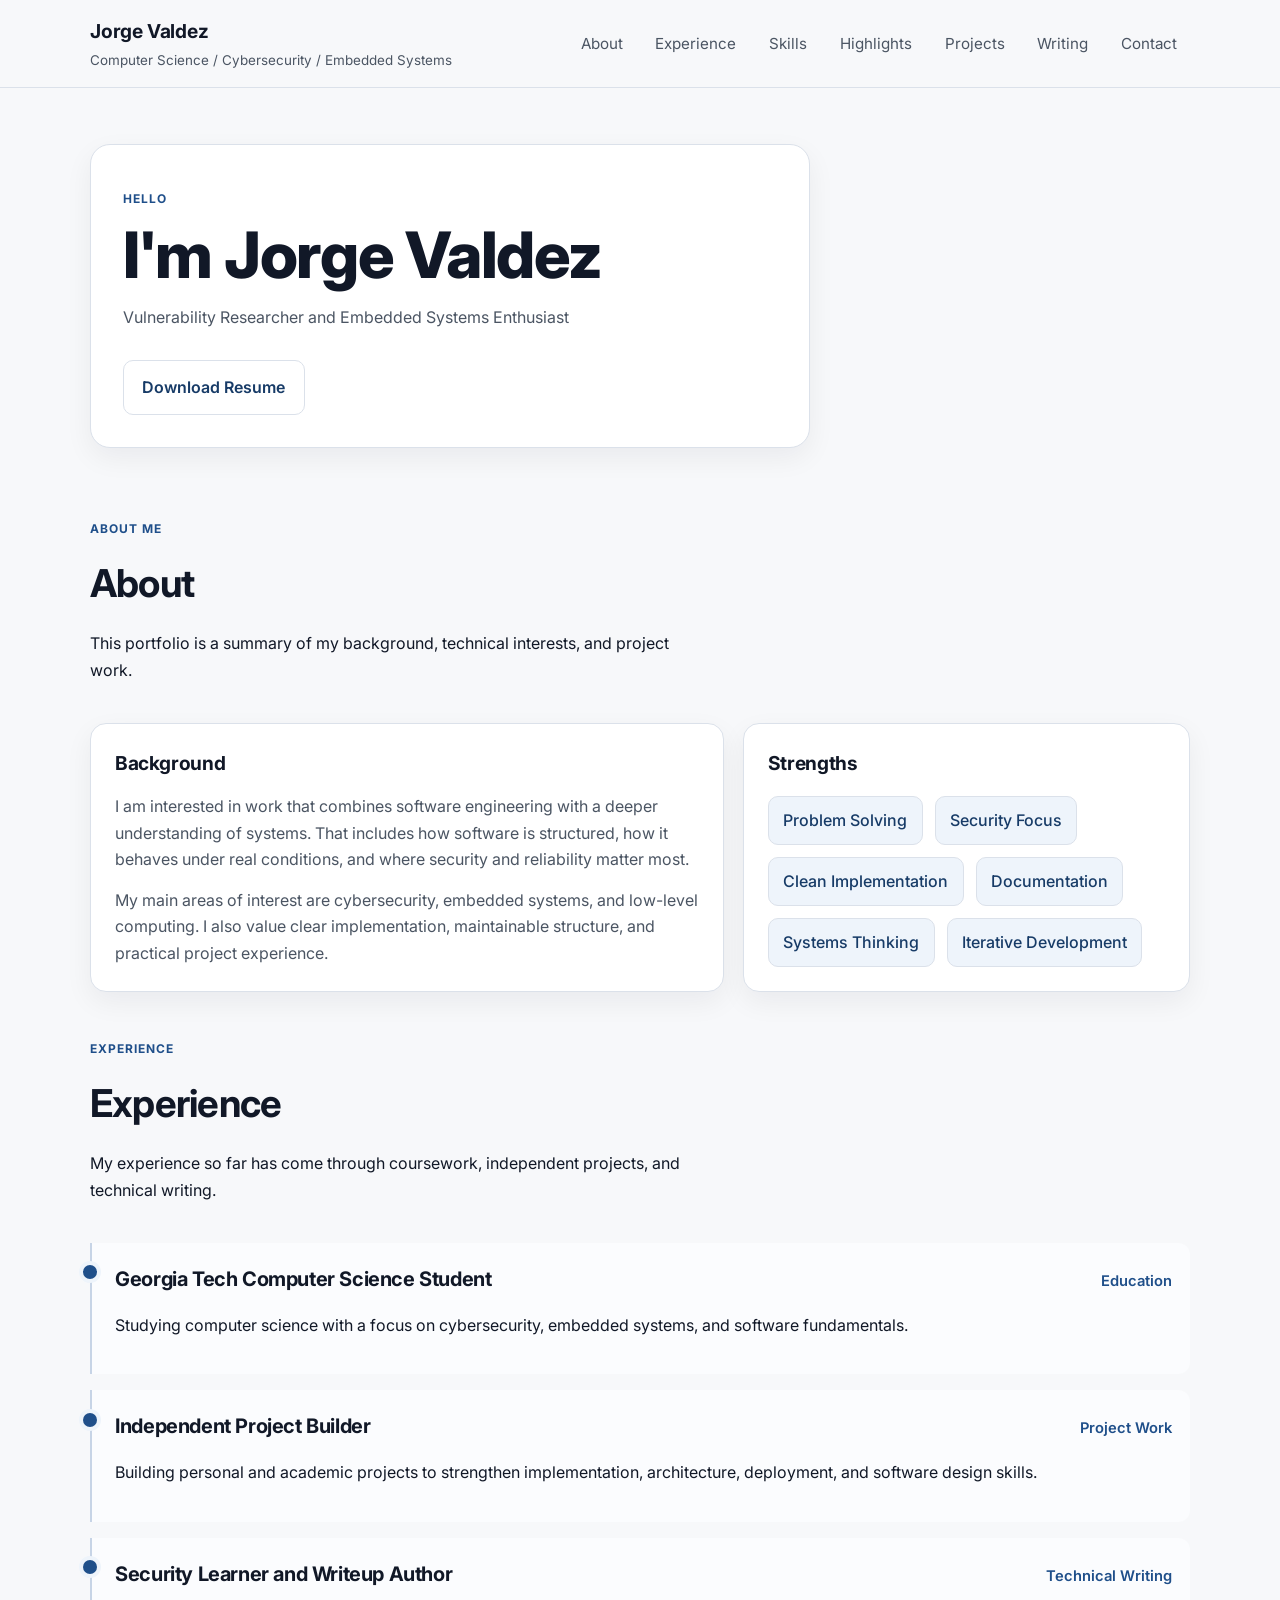
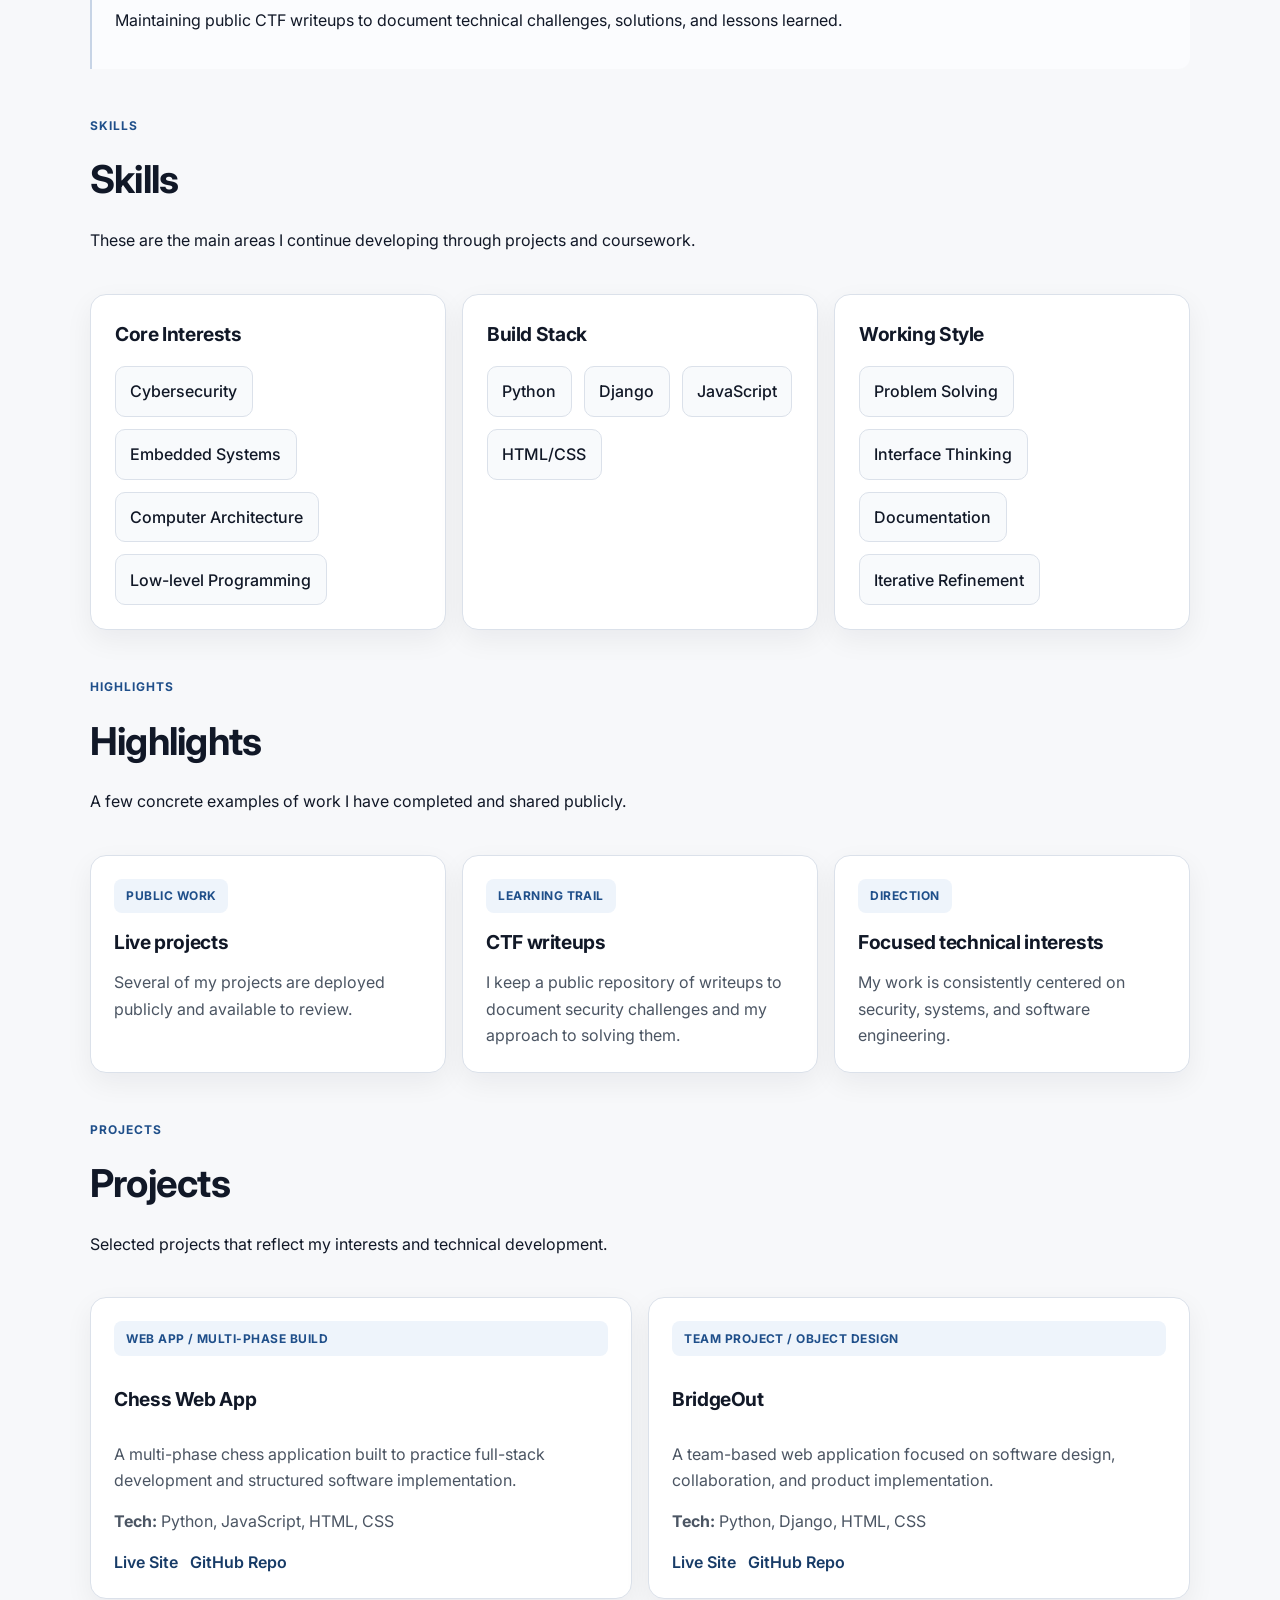
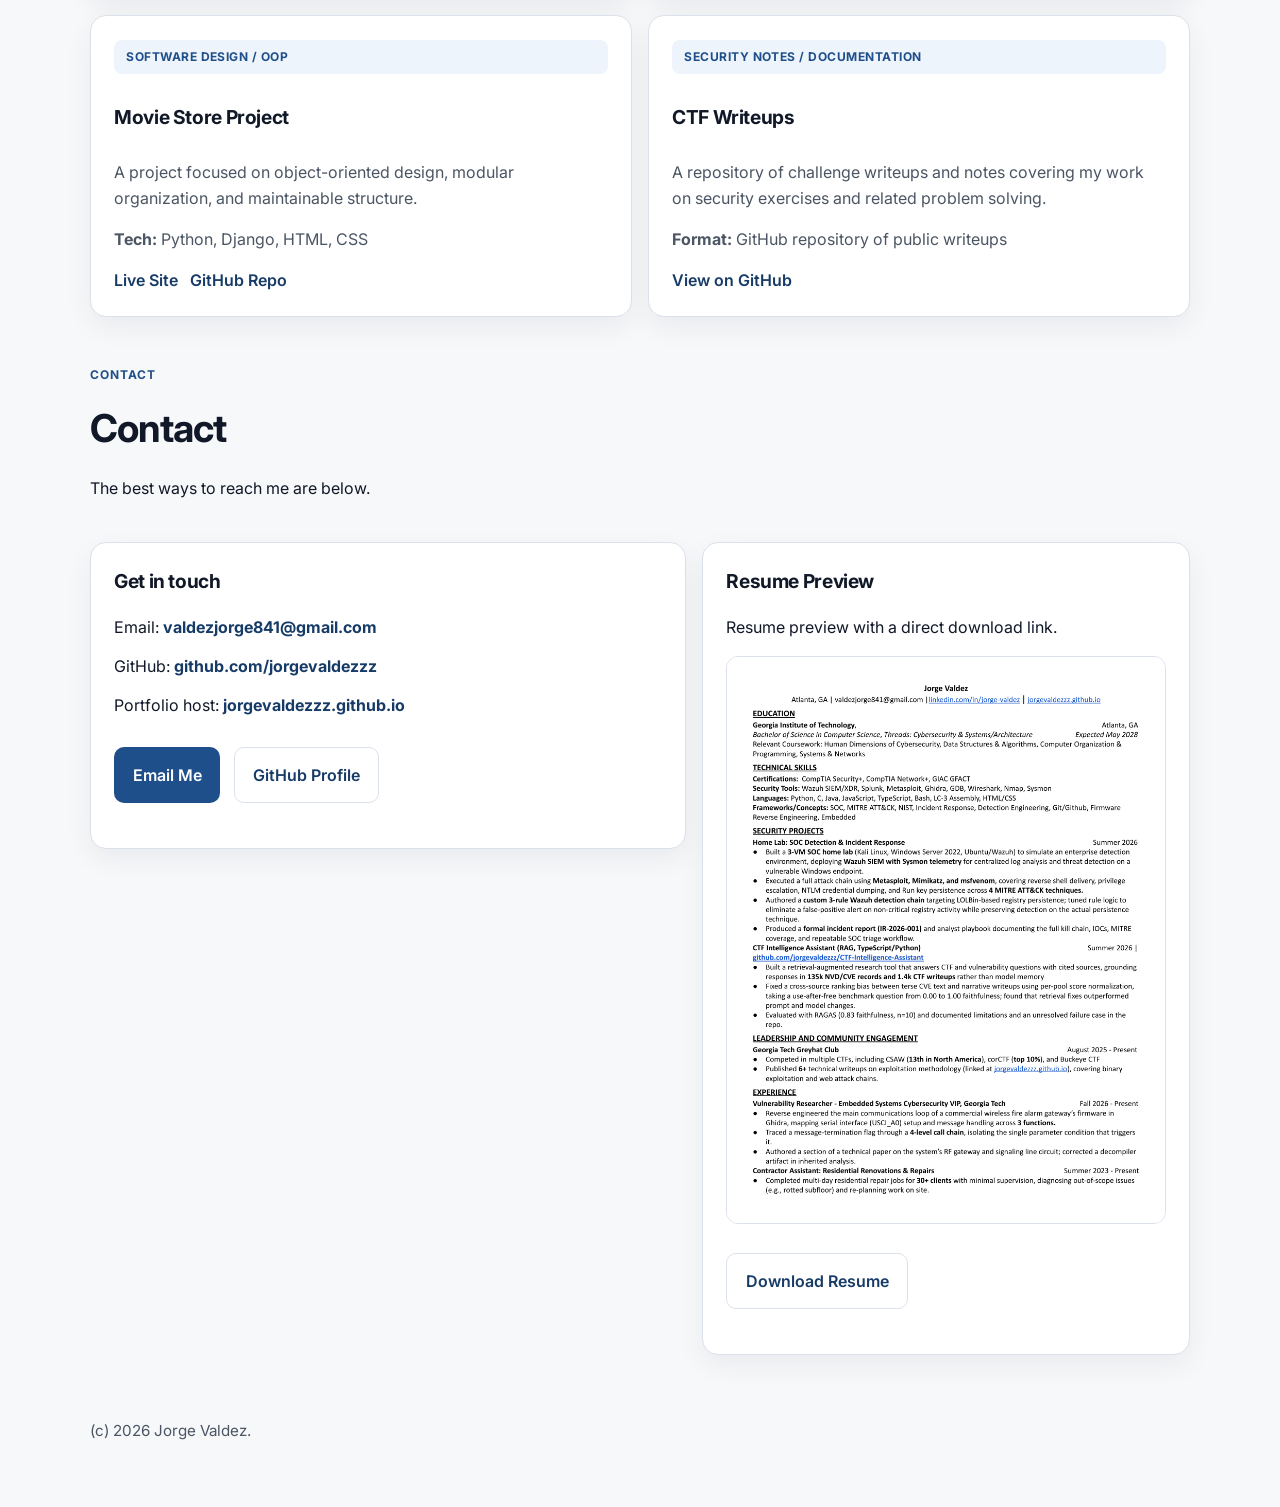
<file: index.html>
<!DOCTYPE html>
<html lang="en">
<head>
  <meta charset="UTF-8">
  <meta name="viewport" content="width=device-width, initial-scale=1.0">
  <title>Jorge Valdez | Portfolio</title>
  <meta
    name="description"
    content="Jorge Valdez is a Georgia Tech computer science student focused on cybersecurity, embedded systems, and software engineering."
  >
  <link rel="preconnect" href="https://fonts.googleapis.com">
  <link rel="preconnect" href="https://fonts.gstatic.com" crossorigin>
  <link
    href="https://fonts.googleapis.com/css2?family=Inter:wght@400;500;600;700;800&display=swap"
    rel="stylesheet"
  >
  <link rel="stylesheet" href="css/style1.css">
</head>
<body>
  <header class="topbar">
    <div class="topbar-inner">
      <div class="brand">
        <span class="brand-mark">Jorge Valdez</span>
        <span class="brand-note">Computer Science / Cybersecurity / Embedded Systems</span>
      </div>
      <nav class="nav" aria-label="Primary">
        <a href="#about">About</a>
        <a href="#experience">Experience</a>
        <a href="#skills">Skills</a>
        <a href="#achievements">Highlights</a>
        <a href="#projects">Projects</a>
        <a href="#writing">Writing</a>
        <a href="#contact">Contact</a>
      </nav>
    </div>
  </header>

  <main class="shell">
    <section class="hero">
      <article class="hero-copy hero-intro reveal">
        <p class="eyebrow">Hello</p>
        <h1>I'm Jorge Valdez</h1>
        <p class="hero-lead">
          Vulnerability Researcher and Embedded Systems Enthusiast
        </p>
        <div class="actions">
          <a class="ghost-button" href="resume.png" download>Download Resume</a>
        </div>
      </article>
    </section>

    <section class="section" id="about">
      <div class="section-head reveal">
        <p class="section-kicker">About Me</p>
        <h2>About</h2>
        <p>
          This portfolio is a summary of my background, technical interests, and project work.
        </p>
      </div>

      <div class="section-grid">
        <article class="panel about-story reveal">
          <h3>Background</h3>
          <p>
            I am interested in work that combines software engineering with a deeper
            understanding of systems. That includes how software is structured, how it
            behaves under real conditions, and where security and reliability matter most.
          </p>
          <p>
            My main areas of interest are cybersecurity, embedded systems, and low-level
            computing. I also value clear implementation, maintainable structure, and
            practical project experience.
          </p>
        </article>

        <aside class="panel about-side reveal">
          <h3>Strengths</h3>
          <div class="quick-list">
            <span class="quick-item">Problem Solving</span>
            <span class="quick-item">Security Focus</span>
            <span class="quick-item">Clean Implementation</span>
            <span class="quick-item">Documentation</span>
            <span class="quick-item">Systems Thinking</span>
            <span class="quick-item">Iterative Development</span>
          </div>
        </aside>
      </div>
    </section>

    <section class="section" id="experience">
      <div class="section-head reveal">
        <p class="section-kicker">Experience</p>
        <h2>Experience</h2>
        <p>
          My experience so far has come through coursework, independent projects, and
          technical writing.
        </p>
      </div>

      <div class="timeline">
        <article class="timeline-item reveal">
          <div class="timeline-head">
            <h3>Georgia Tech Computer Science Student</h3>
            <span class="timeline-meta">Education</span>
          </div>
          <p>
            Studying computer science with a focus on cybersecurity, embedded systems, and
            software fundamentals.
          </p>
        </article>

        <article class="timeline-item reveal">
          <div class="timeline-head">
            <h3>Independent Project Builder</h3>
            <span class="timeline-meta">Project Work</span>
          </div>
          <p>
            Building personal and academic projects to strengthen implementation,
            architecture, deployment, and software design skills.
          </p>
        </article>

        <article class="timeline-item reveal">
          <div class="timeline-head">
            <h3>Security Learner and Writeup Author</h3>
            <span class="timeline-meta">Technical Writing</span>
          </div>
          <p>
            Maintaining public CTF writeups to document technical challenges, solutions,
            and lessons learned.
          </p>
        </article>
      </div>
    </section>

    <section class="section" id="skills">
      <div class="section-head reveal">
        <p class="section-kicker">Skills</p>
        <h2>Skills</h2>
        <p>
          These are the main areas I continue developing through projects and coursework.
        </p>
      </div>

      <div class="section-grid">
        <div class="skills-layout">
          <article class="panel reveal">
            <h3>Core Interests</h3>
            <div class="stack-list">
              <span class="stack-item">Cybersecurity</span>
              <span class="stack-item">Embedded Systems</span>
              <span class="stack-item">Computer Architecture</span>
              <span class="stack-item">Low-level Programming</span>
            </div>
          </article>

          <article class="panel reveal">
            <h3>Build Stack</h3>
            <div class="stack-list">
              <span class="stack-item">Python</span>
              <span class="stack-item">Django</span>
              <span class="stack-item">JavaScript</span>
              <span class="stack-item">HTML/CSS</span>
            </div>
          </article>

          <article class="panel reveal">
            <h3>Working Style</h3>
            <div class="stack-list">
              <span class="stack-item">Problem Solving</span>
              <span class="stack-item">Interface Thinking</span>
              <span class="stack-item">Documentation</span>
              <span class="stack-item">Iterative Refinement</span>
            </div>
          </article>
        </div>
      </div>
    </section>

    <section class="section" id="achievements">
      <div class="section-head reveal">
        <p class="section-kicker">Highlights</p>
        <h2>Highlights</h2>
        <p>
          A few concrete examples of work I have completed and shared publicly.
        </p>
      </div>

      <div class="achievements-grid">
        <article class="achievement reveal">
          <span class="achievement-tag">Public Work</span>
          <h3>Live projects</h3>
          <p>
            Several of my projects are deployed publicly and available to review.
          </p>
        </article>

        <article class="achievement reveal">
          <span class="achievement-tag">Learning Trail</span>
          <h3>CTF writeups</h3>
          <p>
            I keep a public repository of writeups to document security challenges and my
            approach to solving them.
          </p>
        </article>

        <article class="achievement reveal">
          <span class="achievement-tag">Direction</span>
          <h3>Focused technical interests</h3>
          <p>
            My work is consistently centered on security, systems, and software engineering.
          </p>
        </article>
      </div>
    </section>

    <section class="section" id="projects">
      <div class="section-head reveal">
        <p class="section-kicker">Projects</p>
        <h2>Projects</h2>
        <p>
          Selected projects that reflect my interests and technical development.
        </p>
      </div>

      <div class="projects-grid">
        <article class="project reveal">
          <span class="project-tag">Web App / Multi-Phase Build</span>
          <h3>Chess Web App</h3>
          <p>
            A multi-phase chess application built to practice full-stack development and
            structured software implementation.
          </p>
          <p><strong>Tech:</strong> Python, JavaScript, HTML, CSS</p>
          <div class="project-links">
            <a class="inline-link" href="https://jorgevaldezzz.github.io/chess-project/" target="_blank" rel="noreferrer">Live Site</a>
            <a class="inline-link" href="https://github.com/jorgevaldezzz/chess-project" target="_blank" rel="noreferrer">GitHub Repo</a>
          </div>
        </article>

        <article class="project reveal">
          <span class="project-tag">Team Project / Object Design</span>
          <h3>BridgeOut</h3>
          <p>
            A team-based web application focused on software design, collaboration, and
            product implementation.
          </p>
          <p><strong>Tech:</strong> Python, Django, HTML, CSS</p>
          <div class="project-links">
            <a class="inline-link" href="https://abdillahvanorden.pythonanywhere.com" target="_blank" rel="noreferrer">Live Site</a>
            <a class="inline-link" href="https://github.com/Books4life01/CS2340-Group3-Project2" target="_blank" rel="noreferrer">GitHub Repo</a>
          </div>
        </article>

        <article class="project reveal">
          <span class="project-tag">Software Design / OOP</span>
          <h3>Movie Store Project</h3>
          <p>
            A project focused on object-oriented design, modular organization, and
            maintainable structure.
          </p>
          <p><strong>Tech:</strong> Python, Django, HTML, CSS</p>
          <div class="project-links">
            <a class="inline-link" href="https://jorgevaldez.pythonanywhere.com" target="_blank" rel="noreferrer">Live Site</a>
            <a class="inline-link" href="https://github.com/jorgevaldezzz/Movie-Store" target="_blank" rel="noreferrer">GitHub Repo</a>
          </div>
        </article>

        <article class="project reveal" id="writing">
          <span class="project-tag">Security Notes / Documentation</span>
          <h3>CTF Writeups</h3>
          <p>
            A repository of challenge writeups and notes covering my work on security
            exercises and related problem solving.
          </p>
          <p><strong>Format:</strong> GitHub repository of public writeups</p>
          <div class="project-links">
            <a class="inline-link" href="https://github.com/jorgevaldezzz/ctf-writeups" target="_blank" rel="noreferrer">View on GitHub</a>
          </div>
        </article>
      </div>
    </section>

    <section class="section" id="contact">
      <div class="section-head reveal">
        <p class="section-kicker">Contact</p>
        <h2>Contact</h2>
        <p>
          The best ways to reach me are below.
        </p>
      </div>

      <div class="contact-grid">
        <article class="contact-card reveal">
          <h3>Get in touch</h3>
          <ul class="contact-list">
            <li>Email: <a href="mailto:valdezjorge841@gmail.com">valdezjorge841@gmail.com</a></li>
            <li>GitHub: <a href="https://github.com/jorgevaldezzz" target="_blank" rel="noreferrer">github.com/jorgevaldezzz</a></li>
            <li>Portfolio host: <a href="https://jorgevaldezzz.github.io/" target="_blank" rel="noreferrer">jorgevaldezzz.github.io</a></li>
          </ul>
          <div class="actions">
            <a class="button" href="mailto:valdezjorge841@gmail.com">Email Me</a>
            <a class="ghost-button" href="https://github.com/jorgevaldezzz" target="_blank" rel="noreferrer">GitHub Profile</a>
          </div>
        </article>

        <aside class="resume-panel reveal">
          <h3>Resume Preview</h3>
          <p>
            Resume preview with a direct download link.
          </p>
          <div class="resume-frame">
            <img src="resume.png" alt="Resume preview for Jorge Valdez">
          </div>
          <div class="actions">
            <a class="ghost-button" href="resume.png" download>Download Resume</a>
          </div>
        </aside>
      </div>
    </section>

    <footer class="footer reveal">
      <p>(c) 2026 Jorge Valdez.</p>
    </footer>
  </main>

  <script>
    const observer = new IntersectionObserver(
      (entries) => {
        entries.forEach((entry) => {
          if (entry.isIntersecting) {
            entry.target.classList.add("in-view");
          }
        });
      },
      { threshold: 0.16 }
    );

    document.querySelectorAll(".reveal").forEach((element) => {
      observer.observe(element);
    });
  </script>
</body>
</html>
</file>
<file: css/style1.css>
:root {
  --bg: #f7f8fa;
  --surface: #ffffff;
  --surface-strong: #ffffff;
  --text: #111827;
  --muted: #4b5563;
  --line: #dbe1ea;
  --brand: #1f4f8a;
  --brand-deep: #173b67;
  --accent-soft: #eef4fb;
  --shadow: 0 10px 28px rgba(15, 23, 42, 0.06);
  --radius: 16px;
  --radius-sm: 12px;
  --max: 1100px;
}

* {
  box-sizing: border-box;
}

html {
  scroll-behavior: smooth;
}

body {
  margin: 0;
  font-family: "Inter", sans-serif;
  color: var(--text);
  background: var(--bg);
  line-height: 1.65;
}

body::before {
  content: none;
}

a {
  color: inherit;
  text-decoration: none;
}

img {
  max-width: 100%;
  display: block;
}

.shell {
  width: min(calc(100% - 2rem), var(--max));
  margin: 0 auto;
}

.topbar {
  position: sticky;
  top: 0;
  z-index: 20;
  backdrop-filter: blur(10px);
  background: rgba(247, 248, 250, 0.92);
  border-bottom: 1px solid var(--line);
}

.topbar-inner {
  width: min(calc(100% - 2rem), var(--max));
  margin: 0 auto;
  display: flex;
  align-items: center;
  justify-content: space-between;
  gap: 1rem;
  padding: 1rem 0;
}

.brand {
  display: flex;
  flex-direction: column;
  gap: 0.1rem;
}

.brand-mark {
  font-size: 1.2rem;
  font-weight: 700;
  letter-spacing: -0.01em;
}

.brand-note {
  color: var(--muted);
  font-size: 0.84rem;
}

.nav {
  display: flex;
  flex-wrap: wrap;
  justify-content: flex-end;
  gap: 0.45rem;
}

.nav a {
  font-size: 0.95rem;
  padding: 0.5rem 0.8rem;
  border-radius: 8px;
  color: var(--muted);
  transition: background-color 180ms ease, color 180ms ease, transform 180ms ease;
}

.nav a:hover,
.nav a:focus-visible {
  color: var(--brand-deep);
  background: #eef2f7;
}

.hero {
  padding: 3.5rem 0 2.5rem;
}

.hero-grid {
  display: grid;
  grid-template-columns: 1.2fr 0.8fr;
  gap: 2rem;
  align-items: stretch;
}

.hero-copy,
.hero-card,
.panel,
.project,
.achievement,
.contact-card,
.resume-panel {
  background: var(--surface);
  border: 1px solid var(--line);
  box-shadow: var(--shadow);
}

.hero-copy {
  border-radius: 20px;
  padding: 2rem;
}

.hero-intro {
  max-width: 720px;
}

.hero-intro h1 {
  max-width: none;
}

.hero-intro .actions {
  margin-bottom: 0;
}

.eyebrow,
.section-kicker {
  text-transform: uppercase;
  letter-spacing: 0.08em;
  font-size: 0.75rem;
  font-weight: 700;
  color: var(--brand);
}

h1,
h2,
h3,
.serif {
  font-family: "Inter", sans-serif;
  letter-spacing: -0.02em;
  margin: 0;
}

h1 {
  font-size: clamp(2.5rem, 5vw, 4rem);
  line-height: 1.05;
  margin: 0.65rem 0 1rem;
  max-width: 12ch;
  font-weight: 800;
}

.hero-lead {
  max-width: 62ch;
  color: var(--muted);
  font-size: 1rem;
  margin-bottom: 1.4rem;
}

.pill-row,
.stat-row,
.stack-list,
.quick-list {
  display: flex;
  flex-wrap: wrap;
  gap: 0.75rem;
}

.pill,
.stat,
.stack-item,
.quick-item {
  border-radius: 10px;
  padding: 0.65rem 0.9rem;
  background: #f8fafc;
  border: 1px solid var(--line);
  color: var(--brand-deep);
}

.actions {
  display: flex;
  flex-wrap: wrap;
  gap: 0.85rem;
  margin: 1.8rem 0 1.4rem;
}

.button,
.ghost-button {
  display: inline-flex;
  align-items: center;
  justify-content: center;
  gap: 0.55rem;
  border-radius: 10px;
  padding: 0.85rem 1.15rem;
  font-weight: 600;
  transition: background-color 180ms ease, border-color 180ms ease, color 180ms ease;
}

.button {
  background: var(--brand);
  color: #ffffff;
  box-shadow: none;
}

.ghost-button {
  color: var(--brand-deep);
  background: #ffffff;
  border: 1px solid var(--line);
}

.button:hover,
.ghost-button:hover,
.button:focus-visible,
.ghost-button:focus-visible {
  background-color: var(--brand-deep);
  color: #ffffff;
}

.stat-row {
  margin-top: 1.25rem;
}

.stat {
  border-radius: 12px;
  padding: 0.95rem 1rem;
  min-width: 140px;
}

.stat strong {
  display: block;
  font-size: 1.1rem;
  color: var(--text);
}

.hero-card {
  border-radius: 20px;
  padding: 1.25rem;
  display: flex;
  flex-direction: column;
  gap: 1rem;
  justify-content: space-between;
}

.mini-card {
  background: var(--surface-strong);
  border-radius: 14px;
  padding: 1.1rem;
  border: 1px solid var(--line);
}

.mini-card h2 {
  font-size: 1.2rem;
  margin-bottom: 0.55rem;
}

.mini-card p,
.mini-card li,
.panel p,
.project p,
.achievement p,
.contact-card p {
  color: var(--muted);
  margin: 0;
}

.mini-card ul,
.timeline,
.contact-list {
  list-style: none;
  padding: 0;
  margin: 0;
}

.mini-card li {
  padding: 0.75rem 0;
  border-bottom: 1px solid var(--line);
}

.mini-card li:last-child {
  border-bottom: 0;
  padding-bottom: 0;
}

.section {
  padding: 1.2rem 0 1rem;
}

.section-head {
  display: flex;
  flex-direction: column;
  gap: 0.65rem;
  margin-bottom: 1.5rem;
  max-width: 62ch;
}

.section-head h2 {
  font-size: clamp(1.8rem, 3vw, 2.4rem);
  line-height: 1.1;
  font-weight: 700;
}

.section-grid {
  display: grid;
  grid-template-columns: repeat(12, 1fr);
  gap: 1.2rem;
}

.panel {
  border-radius: var(--radius);
  padding: 1.5rem;
}

.about-story {
  grid-column: span 7;
}

.about-side {
  grid-column: span 5;
}

.panel h3 {
  font-size: 1.2rem;
  margin-bottom: 0.85rem;
}

.panel p + p {
  margin-top: 0.9rem;
}

.quick-list {
  margin-top: 1rem;
}

.quick-item {
  border-radius: 10px;
  background: var(--accent-soft);
  color: var(--brand-deep);
  font-weight: 500;
}

.timeline {
  display: grid;
  gap: 1rem;
}

.timeline-item {
  position: relative;
  padding: 1.25rem 1.1rem 1.25rem 1.45rem;
  border-left: 2px solid #c7d4e6;
  background: #fbfcfe;
  border-radius: 0 12px 12px 0;
}

.timeline-item::before {
  content: "";
  position: absolute;
  left: -9px;
  top: 1.4rem;
  width: 14px;
  height: 14px;
  border-radius: 50%;
  background: var(--brand);
  box-shadow: 0 0 0 4px #eef4fb;
}

.timeline-head {
  display: flex;
  justify-content: space-between;
  gap: 1rem;
  align-items: baseline;
  margin-bottom: 0.35rem;
  flex-wrap: wrap;
}

.timeline-head h3 {
  font-size: 1.25rem;
}

.timeline-meta {
  color: var(--brand);
  font-weight: 600;
  font-size: 0.92rem;
}

.skills-layout {
  grid-column: span 12;
  display: grid;
  grid-template-columns: repeat(3, minmax(0, 1fr));
  gap: 1rem;
}

.stack-list {
  margin-top: 1rem;
}

.stack-item {
  border-radius: 10px;
  padding: 0.7rem 0.9rem;
  background: #f8fafc;
  color: var(--text);
  font-weight: 500;
}

.achievements-grid,
.projects-grid,
.contact-grid {
  display: grid;
  gap: 1rem;
}

.achievements-grid {
  grid-template-columns: repeat(3, minmax(0, 1fr));
}

.achievement,
.project,
.contact-card,
.resume-panel {
  border-radius: var(--radius);
  padding: 1.45rem;
}

.achievement h3,
.project h3,
.contact-card h3,
.resume-panel h3 {
  font-size: 1.2rem;
  margin-bottom: 0.7rem;
}

.achievement-tag,
.project-tag {
  display: inline-flex;
  padding: 0.45rem 0.75rem;
  border-radius: 8px;
  background: #eef4fb;
  color: var(--brand);
  font-size: 0.75rem;
  font-weight: 700;
  letter-spacing: 0.04em;
  text-transform: uppercase;
  margin-bottom: 0.85rem;
}

.projects-grid {
  grid-template-columns: repeat(2, minmax(0, 1fr));
}

.project {
  display: flex;
  flex-direction: column;
  gap: 0.9rem;
}

.project-links {
  display: flex;
  flex-wrap: wrap;
  gap: 0.75rem;
  margin-top: auto;
}

.inline-link {
  display: inline-flex;
  align-items: center;
  gap: 0.4rem;
  color: var(--brand-deep);
  font-weight: 600;
}

.contact-grid {
  grid-template-columns: 1.1fr 0.9fr;
  align-items: start;
}

.contact-list {
  display: grid;
  gap: 0.8rem;
  margin: 1rem 0 1.35rem;
}

.contact-list a {
  font-weight: 700;
  color: var(--brand-deep);
}

.resume-panel {
  overflow: hidden;
}

.resume-frame {
  border-radius: 12px;
  overflow: hidden;
  border: 1px solid var(--line);
  background: #fff;
  margin-top: 1rem;
}

.resume-frame img {
  width: 100%;
  height: auto;
}

.footer {
  padding: 2rem 0 3rem;
  color: var(--muted);
  font-size: 0.95rem;
}

.reveal {
  opacity: 0;
  transform: translateY(24px);
  transition: opacity 650ms ease, transform 650ms ease;
}

.reveal.in-view {
  opacity: 1;
  transform: translateY(0);
}

@media (max-width: 980px) {
  .hero-grid,
  .contact-grid,
  .projects-grid,
  .achievements-grid,
  .skills-layout {
    grid-template-columns: 1fr;
  }

  .about-story,
  .about-side {
    grid-column: span 12;
  }

  .topbar-inner {
    align-items: flex-start;
    flex-direction: column;
  }

  .nav {
    justify-content: flex-start;
  }
}

@media (max-width: 720px) {
  .hero {
    padding-top: 3rem;
  }

  .hero-copy,
  .hero-card,
  .panel,
  .project,
  .achievement,
  .contact-card,
  .resume-panel {
    padding: 1.2rem;
  }

  h1 {
    max-width: 9ch;
  }

  .actions {
    flex-direction: column;
  }

  .button,
  .ghost-button {
    width: 100%;
  }

  .timeline-head {
    flex-direction: column;
    align-items: flex-start;
  }
}
</file>
